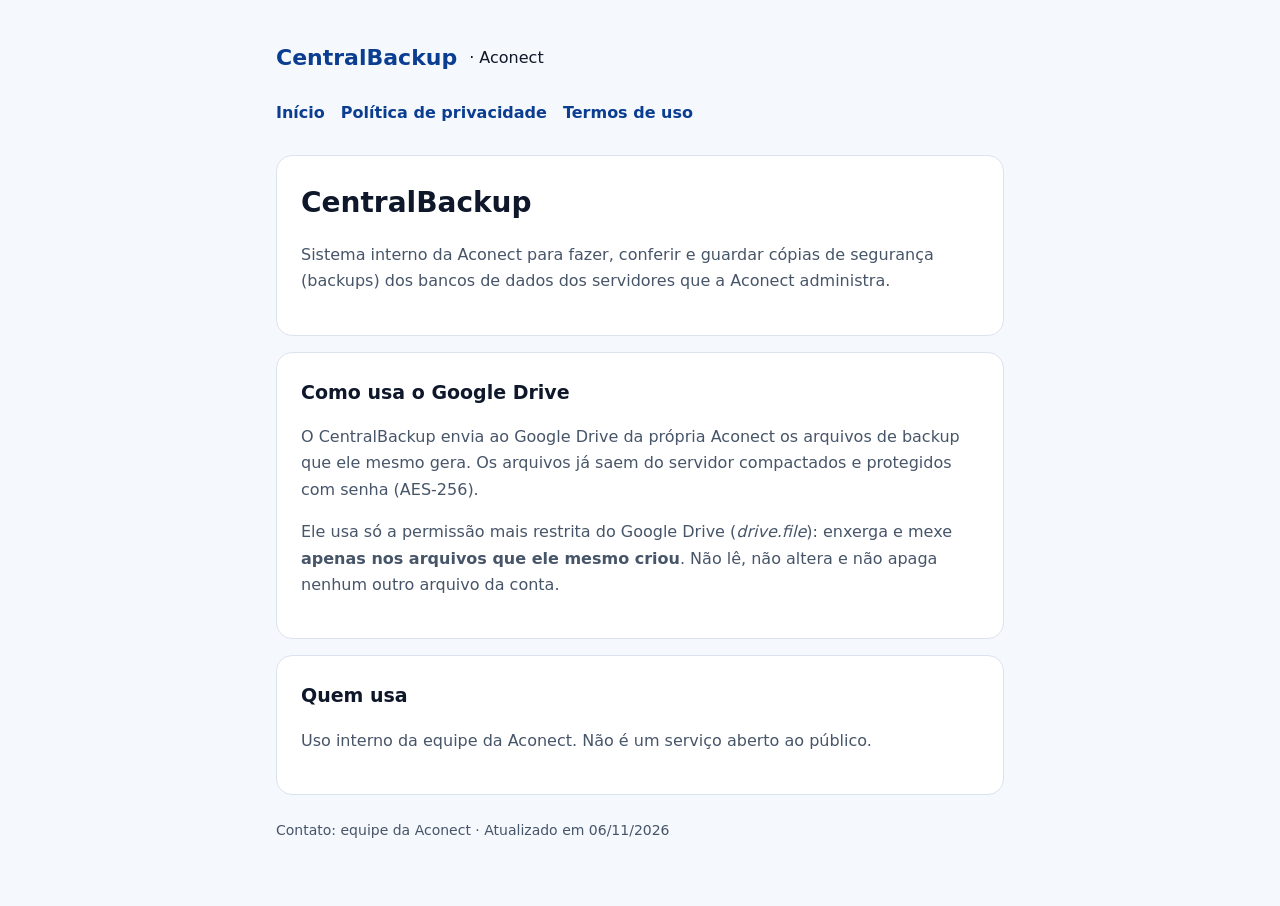
<file: index.html>
<!doctype html><html lang="pt-BR"><head><meta charset="utf-8"><meta name="viewport" content="width=device-width,initial-scale=1"><link rel="stylesheet" href="estilo.css"><title>CentralBackup</title></head><body><main><header><strong>CentralBackup</strong><span>· Aconect</span></header><nav><a href="./">Início</a><a href="privacidade.html">Política de privacidade</a><a href="termos.html">Termos de uso</a></nav>
<section><h1>CentralBackup</h1><p>Sistema interno da Aconect para fazer, conferir e guardar cópias de segurança (backups) dos bancos de dados dos servidores que a Aconect administra.</p></section>
<section><h2>Como usa o Google Drive</h2><p>O CentralBackup envia ao Google Drive da própria Aconect os arquivos de backup que ele mesmo gera. Os arquivos já saem do servidor compactados e protegidos com senha (AES-256).</p><p>Ele usa só a permissão mais restrita do Google Drive (<em>drive.file</em>): enxerga e mexe <strong>apenas nos arquivos que ele mesmo criou</strong>. Não lê, não altera e não apaga nenhum outro arquivo da conta.</p></section>
<section><h2>Quem usa</h2><p>Uso interno da equipe da Aconect. Não é um serviço aberto ao público.</p></section>
<footer>Contato: equipe da Aconect · Atualizado em 06/11/2026</footer></main></body></html>
</file>
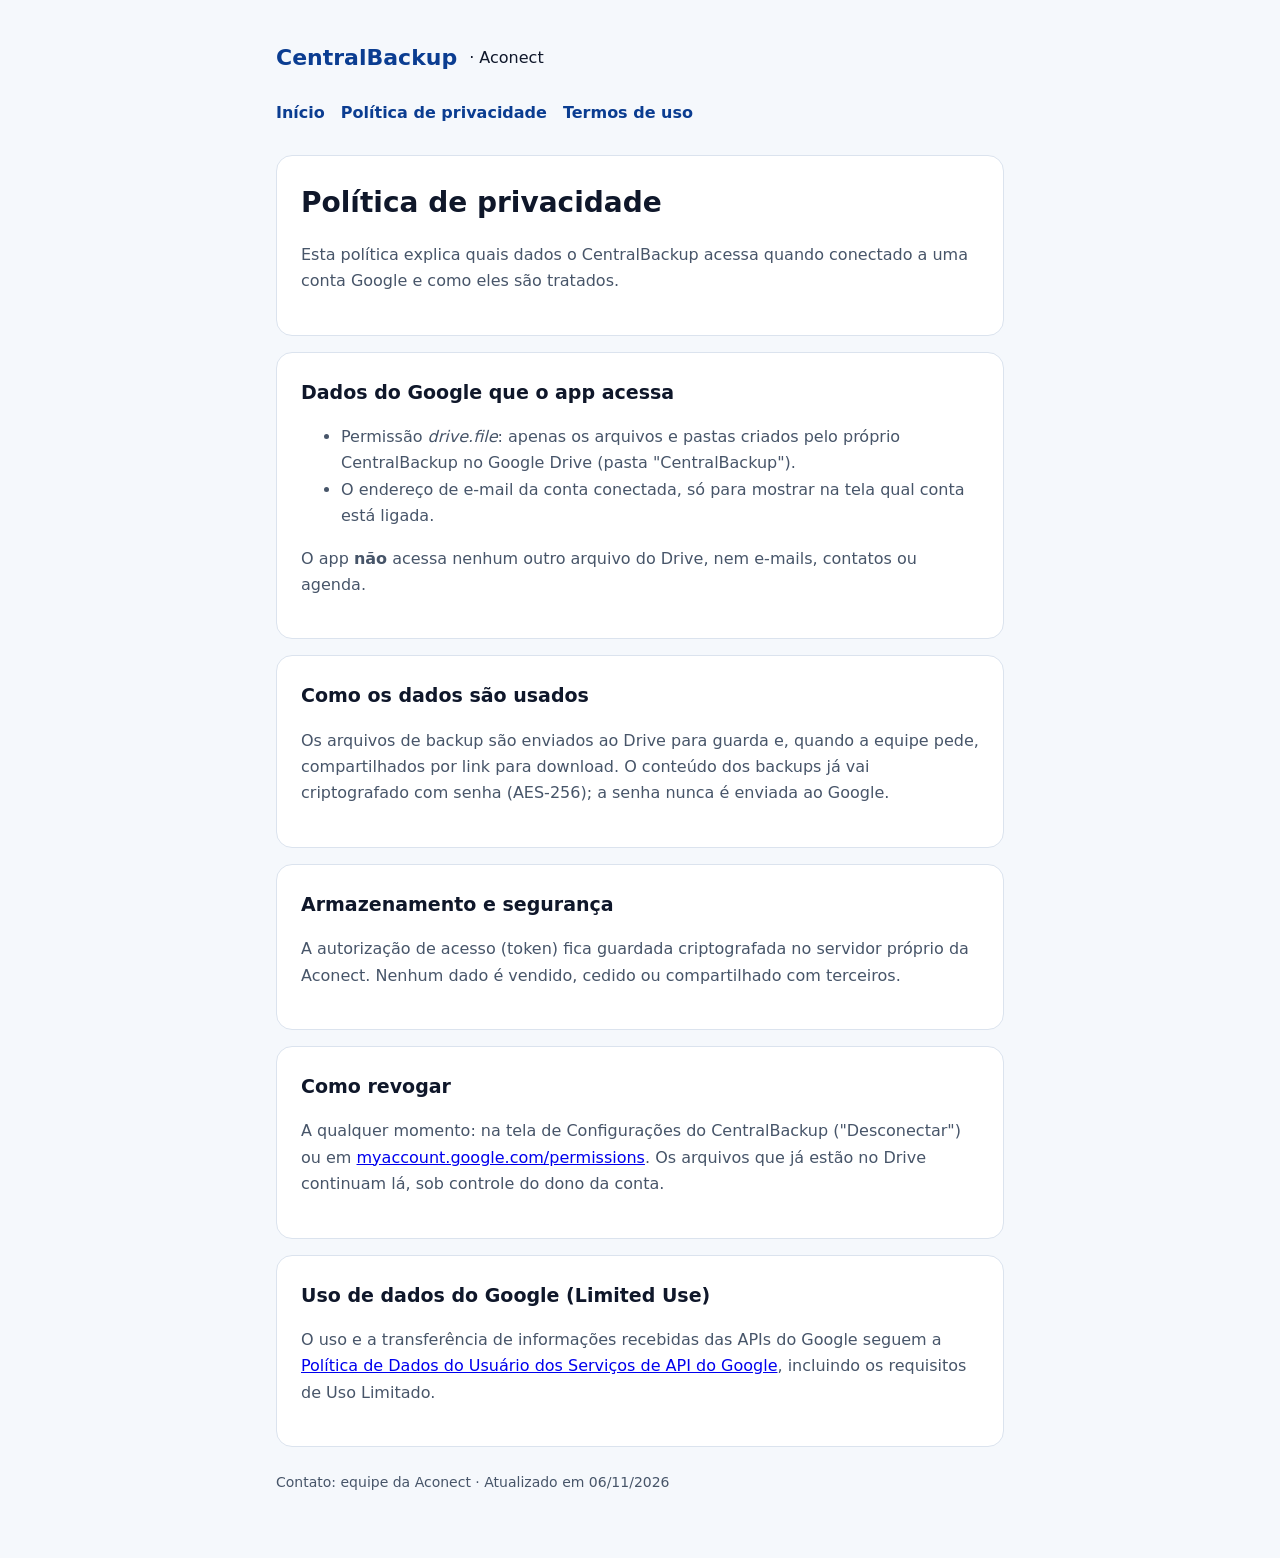
<file: privacidade.html>
<!doctype html><html lang="pt-BR"><head><meta charset="utf-8"><meta name="viewport" content="width=device-width,initial-scale=1"><link rel="stylesheet" href="estilo.css"><title>Política de privacidade · CentralBackup</title></head><body><main><header><strong>CentralBackup</strong><span>· Aconect</span></header><nav><a href="./">Início</a><a href="privacidade.html">Política de privacidade</a><a href="termos.html">Termos de uso</a></nav>
<section><h1>Política de privacidade</h1><p>Esta política explica quais dados o CentralBackup acessa quando conectado a uma conta Google e como eles são tratados.</p></section>
<section><h2>Dados do Google que o app acessa</h2><ul><li>Permissão <em>drive.file</em>: apenas os arquivos e pastas criados pelo próprio CentralBackup no Google Drive (pasta "CentralBackup").</li><li>O endereço de e-mail da conta conectada, só para mostrar na tela qual conta está ligada.</li></ul><p>O app <strong>não</strong> acessa nenhum outro arquivo do Drive, nem e-mails, contatos ou agenda.</p></section>
<section><h2>Como os dados são usados</h2><p>Os arquivos de backup são enviados ao Drive para guarda e, quando a equipe pede, compartilhados por link para download. O conteúdo dos backups já vai criptografado com senha (AES-256); a senha nunca é enviada ao Google.</p></section>
<section><h2>Armazenamento e segurança</h2><p>A autorização de acesso (token) fica guardada criptografada no servidor próprio da Aconect. Nenhum dado é vendido, cedido ou compartilhado com terceiros.</p></section>
<section><h2>Como revogar</h2><p>A qualquer momento: na tela de Configurações do CentralBackup ("Desconectar") ou em <a href="https://myaccount.google.com/permissions">myaccount.google.com/permissions</a>. Os arquivos que já estão no Drive continuam lá, sob controle do dono da conta.</p></section>
<section><h2>Uso de dados do Google (Limited Use)</h2><p>O uso e a transferência de informações recebidas das APIs do Google seguem a <a href="https://developers.google.com/terms/api-services-user-data-policy">Política de Dados do Usuário dos Serviços de API do Google</a>, incluindo os requisitos de Uso Limitado.</p></section>
<footer>Contato: equipe da Aconect · Atualizado em 06/11/2026</footer></main></body></html>
</file>
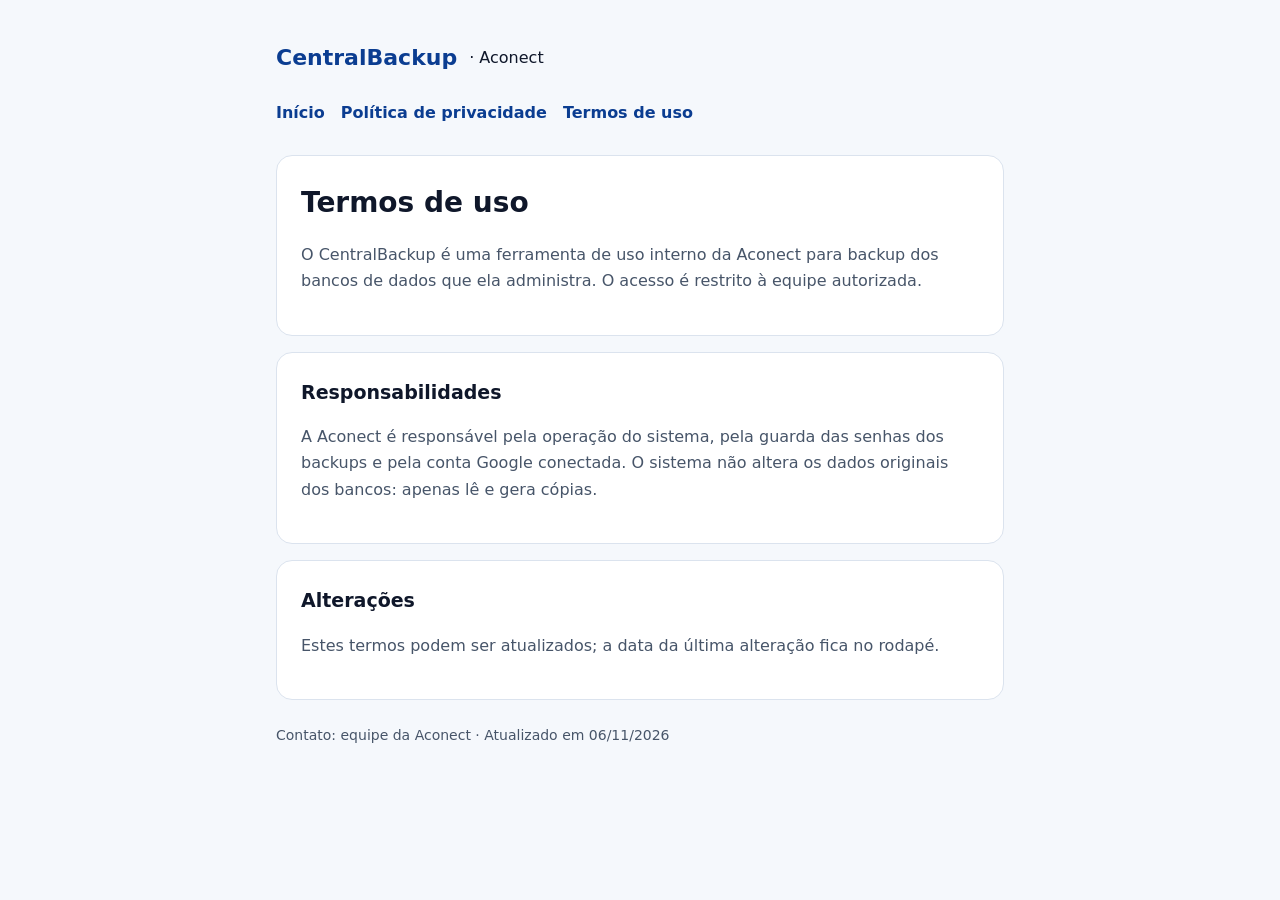
<file: termos.html>
<!doctype html><html lang="pt-BR"><head><meta charset="utf-8"><meta name="viewport" content="width=device-width,initial-scale=1"><link rel="stylesheet" href="estilo.css"><title>Termos de uso · CentralBackup</title></head><body><main><header><strong>CentralBackup</strong><span>· Aconect</span></header><nav><a href="./">Início</a><a href="privacidade.html">Política de privacidade</a><a href="termos.html">Termos de uso</a></nav>
<section><h1>Termos de uso</h1><p>O CentralBackup é uma ferramenta de uso interno da Aconect para backup dos bancos de dados que ela administra. O acesso é restrito à equipe autorizada.</p></section>
<section><h2>Responsabilidades</h2><p>A Aconect é responsável pela operação do sistema, pela guarda das senhas dos backups e pela conta Google conectada. O sistema não altera os dados originais dos bancos: apenas lê e gera cópias.</p></section>
<section><h2>Alterações</h2><p>Estes termos podem ser atualizados; a data da última alteração fica no rodapé.</p></section>
<footer>Contato: equipe da Aconect · Atualizado em 06/11/2026</footer></main></body></html>
</file>
<file: estilo.css>
:root{--fundo:#f5f8fc;--texto:#0f172a;--suave:#475569;--marca:#0b3d91;--cartao:#ffffff;--borda:#dbe3ee}
@media (prefers-color-scheme:dark){:root{--fundo:#0b1220;--texto:#e2e8f0;--suave:#94a3b8;--marca:#7fb0ff;--cartao:#111a2e;--borda:#22304d}}
*{box-sizing:border-box}body{margin:0;background:var(--fundo);color:var(--texto);font:16px/1.65 system-ui,-apple-system,"Segoe UI",Roboto,sans-serif}
main{max-width:760px;margin:0 auto;padding:40px 16px 64px}
header{display:flex;align-items:center;gap:12px;margin-bottom:24px}header strong{font-size:22px;color:var(--marca)}
nav{display:flex;gap:16px;flex-wrap:wrap;margin-bottom:28px}nav a{color:var(--marca);font-weight:600;text-decoration:none}
section{background:var(--cartao);border:1px solid var(--borda);border-radius:16px;padding:24px;margin-bottom:16px}
h1{font-size:28px;margin:0 0 8px}h2{font-size:19px;margin:0 0 8px}p,li{color:var(--suave)}footer{font-size:14px;color:var(--suave);margin-top:24px}
</file>
